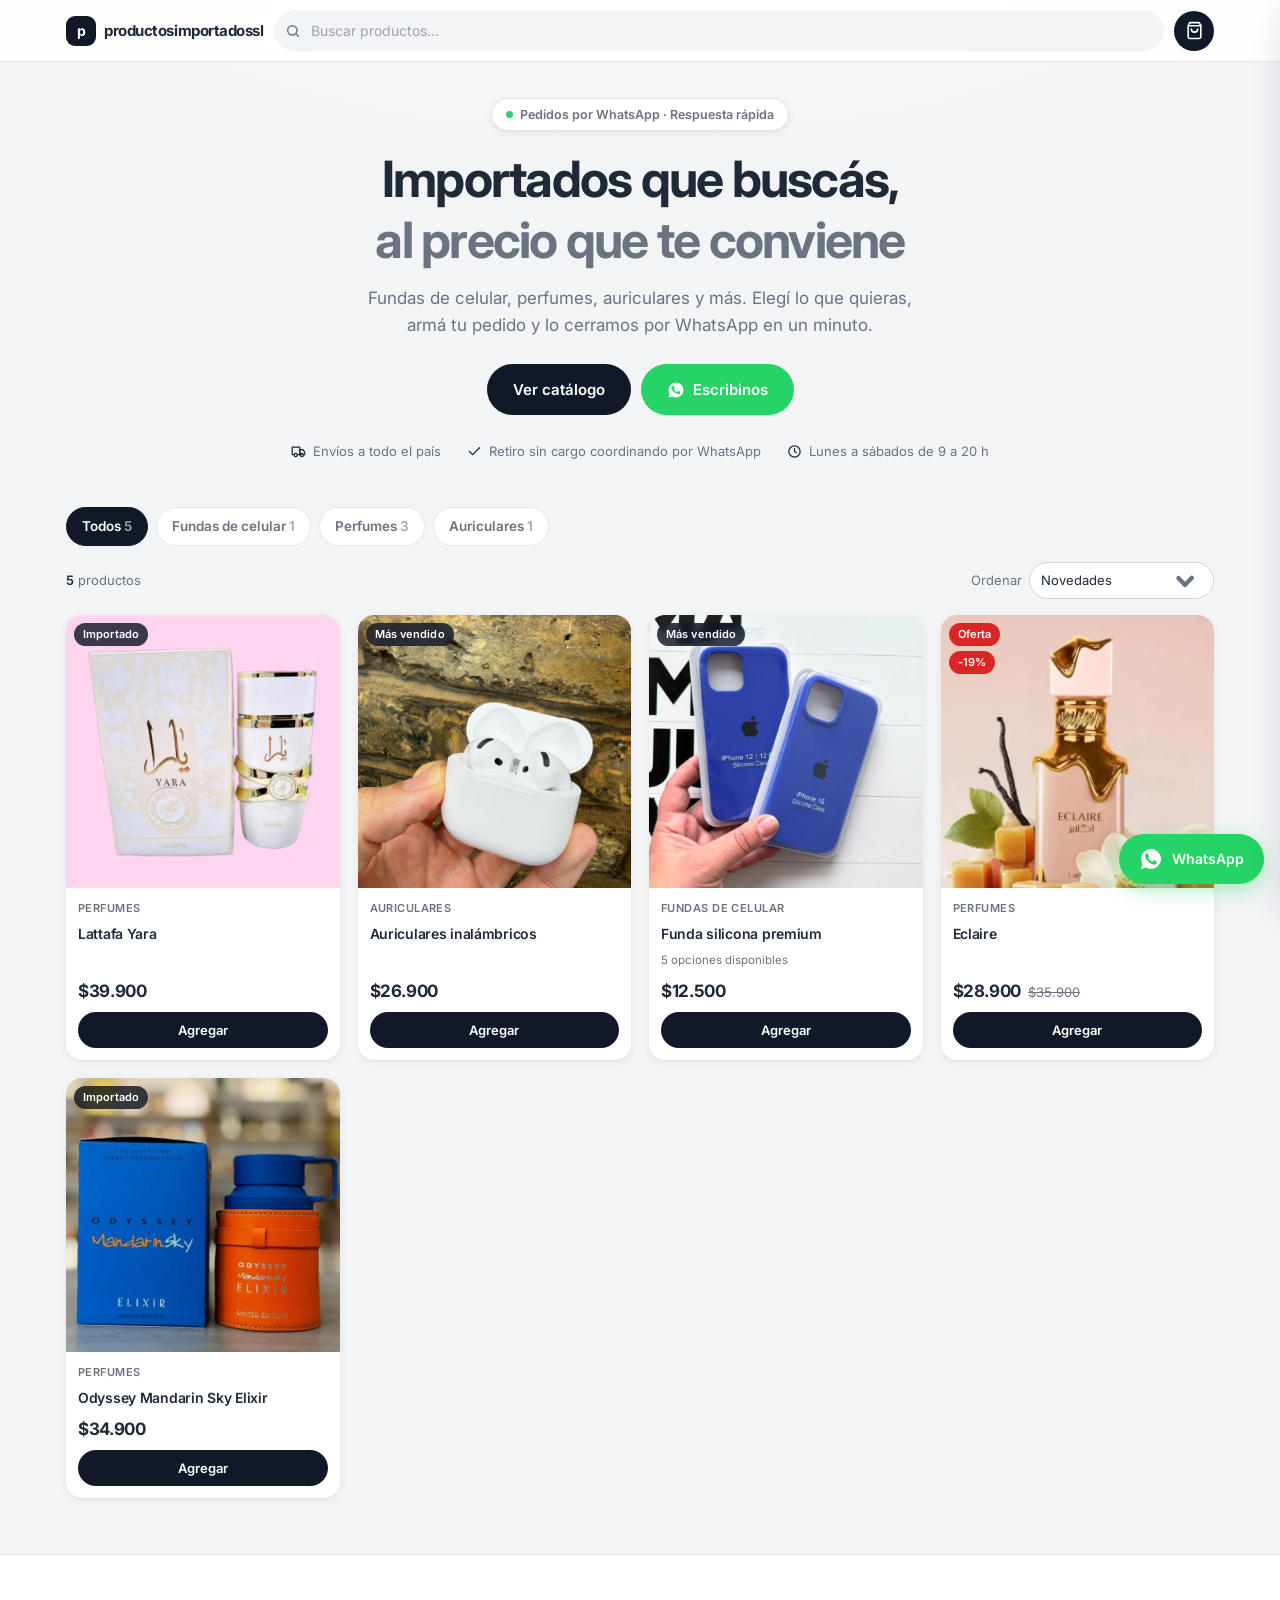
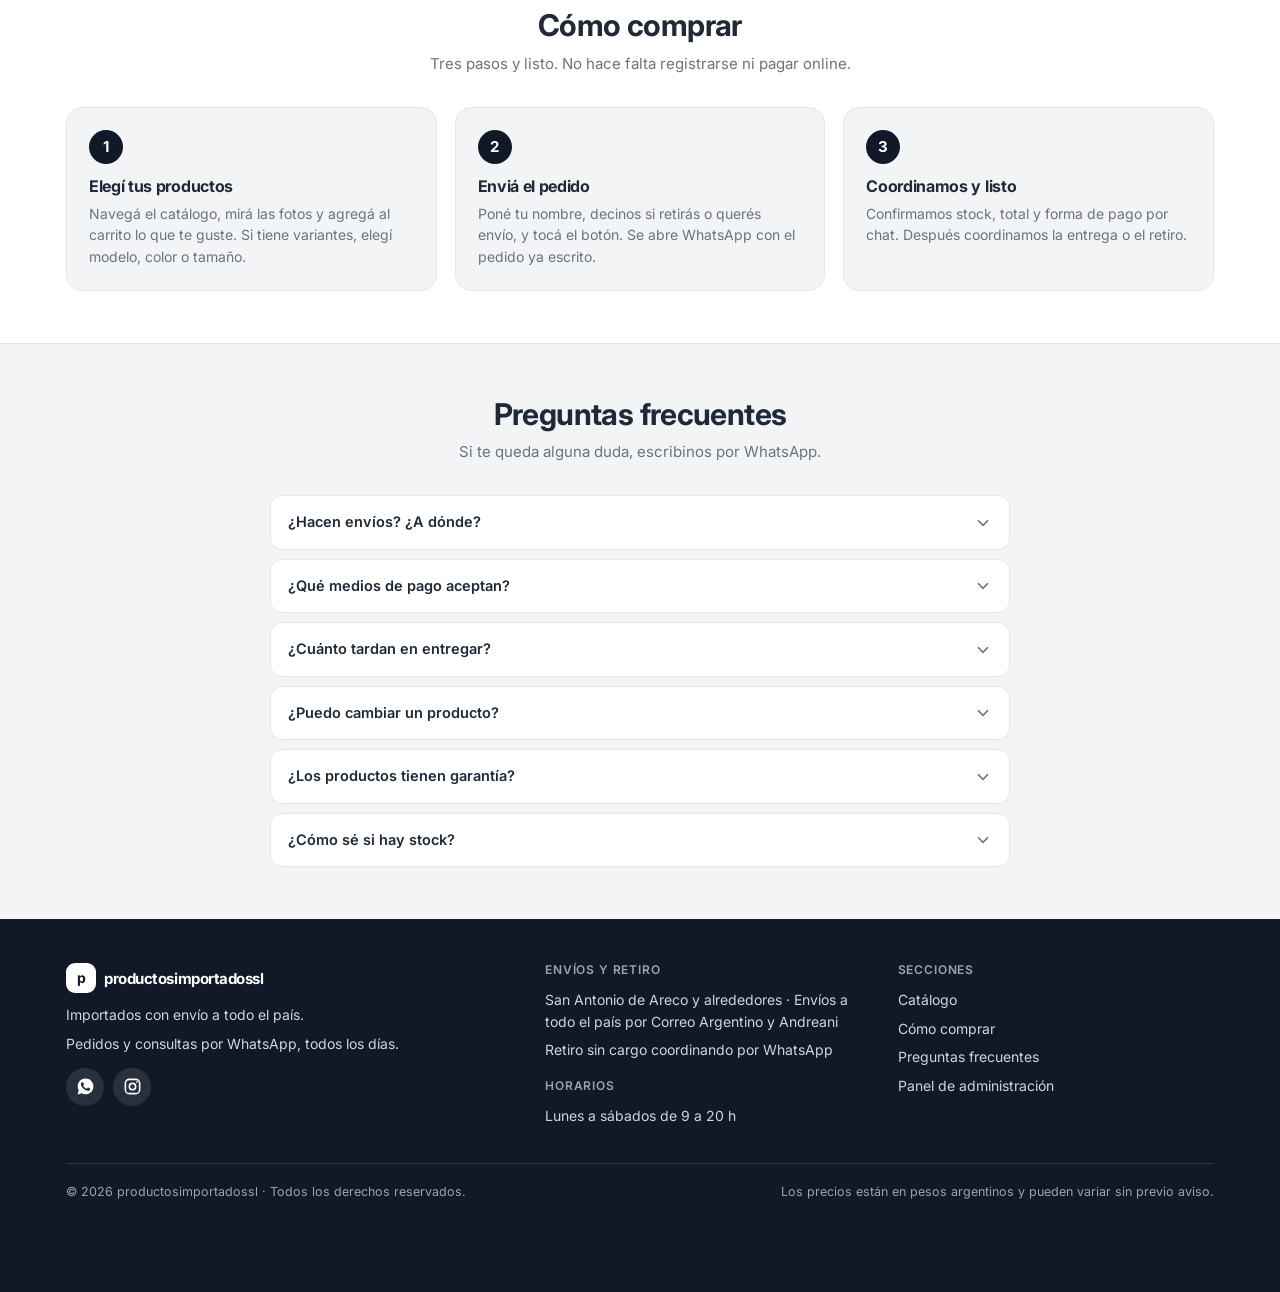
<file: index.html>
<!DOCTYPE html>
<html lang="es">
<head>
<meta charset="UTF-8">
<meta name="viewport" content="width=device-width, initial-scale=1, viewport-fit=cover">
<meta name="theme-color" content="#111827">

<title>productosimportadossl · Importados, perfumes, fundas y auriculares</title>
<meta name="description" content="Catálogo de productos importados: fundas de celular, perfumes, auriculares y más. Armá tu pedido y cerralo por WhatsApp. Envíos a todo el país.">

<!-- Para que el link se vea bien al compartirlo en WhatsApp e Instagram -->
<meta property="og:type" content="website">
<meta property="og:site_name" content="productosimportadossl">
<meta property="og:title" content="productosimportadossl · Importados con envío a todo el país">
<meta property="og:description" content="Fundas de celular, perfumes, auriculares y productos importados. Armá tu pedido y cerralo por WhatsApp.">
<!-- og:image tiene que ser una URL ABSOLUTA para que WhatsApp e Instagram la
     puedan leer. Si algún día cambiás de dominio, acordate de actualizar estas
     cuatro líneas (og:url, og:image, twitter:image y el canonical de abajo). -->
<meta property="og:url" content="https://catalogo-imports.vercel.app/">
<meta property="og:image" content="https://catalogo-imports.vercel.app/assets/img/og.png">
<meta property="og:image:width" content="1200">
<meta property="og:image:height" content="630">
<meta property="og:image:alt" content="productosimportadossl — catálogo de productos importados">
<meta property="og:locale" content="es_AR">
<meta name="twitter:card" content="summary_large_image">
<meta name="twitter:title" content="productosimportadossl · Importados con envío a todo el país">
<meta name="twitter:description" content="Fundas de celular, perfumes, auriculares y productos importados. Pedidos por WhatsApp.">
<meta name="twitter:image" content="https://catalogo-imports.vercel.app/assets/img/og.png">

<link rel="icon" href="assets/img/favicon.svg" type="image/svg+xml">
<link rel="apple-touch-icon" href="assets/img/favicon.svg">
<link rel="canonical" href="https://catalogo-imports.vercel.app/">

<link rel="preconnect" href="https://fonts.googleapis.com">
<link rel="preconnect" href="https://fonts.gstatic.com" crossorigin>
<link href="https://fonts.googleapis.com/css2?family=Inter:wght@400;500;600;700&display=swap" rel="stylesheet">

<link rel="stylesheet" href="assets/css/base.css">
<link rel="stylesheet" href="assets/css/tienda.css">
</head>
<body>

<!-- ======================= HEADER FIJO ======================= -->
<header class="header">
  <div class="contenedor header__interior">
    <a href="#inicio" class="logo" aria-label="productosimportadossl, ir al inicio">
      <span class="logo__marca" aria-hidden="true">p</span>
      <span class="logo__texto">productosimportadossl</span>
    </a>

    <form class="header__buscador" role="search" onsubmit="return false">
      <svg width="16" height="16" viewBox="0 0 24 24" fill="none" stroke="currentColor" stroke-width="2.2" stroke-linecap="round" aria-hidden="true">
        <circle cx="11" cy="11" r="7"></circle><path d="m20 20-3.5-3.5"></path>
      </svg>
      <label class="solo-lectores" for="buscador">Buscar productos</label>
      <input class="entrada" id="buscador" type="search" placeholder="Buscar productos…" autocomplete="off">
    </form>

    <button class="btn-carrito" id="abrir-carrito" aria-label="Abrir el carrito">
      <svg width="19" height="19" viewBox="0 0 24 24" fill="none" stroke="currentColor" stroke-width="2" stroke-linecap="round" stroke-linejoin="round" aria-hidden="true">
        <path d="M6 2 4 6v14a2 2 0 0 0 2 2h12a2 2 0 0 0 2-2V6l-2-4z"></path>
        <path d="M4 6h16"></path><path d="M16 10a4 4 0 0 1-8 0"></path>
      </svg>
      <span class="btn-carrito__contador" id="contador-carrito" aria-live="polite">0</span>
    </button>
  </div>
</header>

<!-- Sólo aparece si todavía no pusiste las credenciales de Supabase -->
<div class="aviso-config" id="aviso-config" hidden>
  Estás viendo <strong>productos de ejemplo</strong>. Para usar tus productos reales, completá
  <code>assets/js/config.js</code> con los datos de tu proyecto de Supabase.
</div>

<main id="inicio">

  <!-- ======================= HERO ======================= -->
  <section class="hero">
    <div class="contenedor">
      <p class="hero__pildora"><span class="punto"></span> Pedidos por WhatsApp · Respuesta rápida</p>
      <h1>Importados que buscás,<br><em>al precio que te conviene</em></h1>
      <p class="hero__sub">
        Fundas de celular, perfumes, auriculares y más. Elegí lo que quieras, armá tu pedido
        y lo cerramos por WhatsApp en un minuto.
      </p>
      <div class="hero__acciones">
        <a class="btn btn--principal btn--grande" href="#catalogo">Ver catálogo</a>
        <a class="btn btn--whatsapp btn--grande" id="hero-whatsapp" href="#" target="_blank" rel="noopener">
          <svg width="18" height="18" viewBox="0 0 24 24" fill="currentColor" aria-hidden="true">
            <path d="M12.04 2C6.58 2 2.13 6.45 2.13 11.91c0 1.75.46 3.46 1.32 4.97L2 22l5.25-1.38a9.9 9.9 0 0 0 4.79 1.22h.01c5.46 0 9.91-4.45 9.91-9.91C21.96 6.45 17.5 2 12.04 2Zm5.8 14.13c-.25.7-1.44 1.33-1.98 1.38-.54.06-1.04.26-3.52-.72-2.99-1.18-4.87-4.27-5.02-4.47-.14-.2-1.19-1.59-1.19-3.03 0-1.44.75-2.15 1.02-2.44.27-.3.59-.37.79-.37s.39 0 .56.01c.18.01.42-.07.65.5.24.58.81 1.99.88 2.13.07.14.12.31.02.5-.1.2-.15.32-.3.5-.15.17-.31.39-.45.52-.14.14-.29.3-.12.58.17.29.75 1.24 1.61 2.01 1.11.99 2.04 1.3 2.33 1.44.29.15.46.12.63-.07.17-.2.73-.85.93-1.14.2-.29.39-.24.66-.14.27.1 1.68.79 1.97.94.29.14.48.22.55.34.07.12.07.7-.18 1.4Z"/>
          </svg>
          Escribinos
        </a>
      </div>
      <ul class="hero__datos">
        <li>
          <svg width="15" height="15" viewBox="0 0 24 24" fill="none" stroke="currentColor" stroke-width="2" stroke-linecap="round" stroke-linejoin="round" aria-hidden="true"><path d="M10 17h4V5H2v12h3"></path><path d="M20 17h2v-4l-3-4h-5v8h3"></path><circle cx="7.5" cy="17.5" r="2.5"></circle><circle cx="17.5" cy="17.5" r="2.5"></circle></svg>
          <span id="dato-envio">Envíos a todo el país</span>
        </li>
        <li>
          <svg width="15" height="15" viewBox="0 0 24 24" fill="none" stroke="currentColor" stroke-width="2" stroke-linecap="round" stroke-linejoin="round" aria-hidden="true"><path d="M20 6 9 17l-5-5"></path></svg>
          <span id="dato-retiro">Retiro sin cargo</span>
        </li>
        <li>
          <svg width="15" height="15" viewBox="0 0 24 24" fill="none" stroke="currentColor" stroke-width="2" stroke-linecap="round" stroke-linejoin="round" aria-hidden="true"><circle cx="12" cy="12" r="9"></circle><path d="M12 7v5l3 2"></path></svg>
          <span id="dato-horarios">Lunes a sábados de 9 a 20 h</span>
        </li>
      </ul>
    </div>
  </section>

  <!-- ======================= CATÁLOGO ======================= -->
  <section class="catalogo" id="catalogo">
    <div class="contenedor">

      <div class="barra-filtros">
        <div class="chips" id="chips" role="group" aria-label="Filtrar por categoría"></div>
        <div class="barra-filtros__fila">
          <p class="barra-filtros__resumen" id="resumen" aria-live="polite"></p>
          <div class="orden">
            <label for="orden">Ordenar</label>
            <select class="entrada" id="orden">
              <option value="novedades">Novedades</option>
              <option value="precio-asc">Precio: menor a mayor</option>
              <option value="precio-desc">Precio: mayor a menor</option>
            </select>
          </div>
        </div>
      </div>

      <div class="grilla" id="grilla" aria-live="polite"></div>
    </div>
  </section>

  <!-- ======================= CÓMO COMPRAR ======================= -->
  <section class="seccion seccion--blanca" id="como-comprar">
    <div class="contenedor">
      <h2 class="seccion__titulo">Cómo comprar</h2>
      <p class="seccion__sub">Tres pasos y listo. No hace falta registrarse ni pagar online.</p>
      <div class="pasos">
        <article class="paso aparece">
          <div class="paso__numero">1</div>
          <h3>Elegí tus productos</h3>
          <p>Navegá el catálogo, mirá las fotos y agregá al carrito lo que te guste. Si tiene variantes, elegí modelo, color o tamaño.</p>
        </article>
        <article class="paso aparece">
          <div class="paso__numero">2</div>
          <h3>Enviá el pedido</h3>
          <p>Poné tu nombre, decinos si retirás o querés envío, y tocá el botón. Se abre WhatsApp con el pedido ya escrito.</p>
        </article>
        <article class="paso aparece">
          <div class="paso__numero">3</div>
          <h3>Coordinamos y listo</h3>
          <p>Confirmamos stock, total y forma de pago por chat. Después coordinamos la entrega o el retiro.</p>
        </article>
      </div>
    </div>
  </section>

  <!-- ======================= PREGUNTAS FRECUENTES ======================= -->
  <section class="seccion" id="faq">
    <div class="contenedor">
      <h2 class="seccion__titulo">Preguntas frecuentes</h2>
      <p class="seccion__sub">Si te queda alguna duda, escribinos por WhatsApp.</p>
      <div class="faq" id="faq-lista"></div>
    </div>
  </section>
</main>

<!-- ======================= FOOTER ======================= -->
<footer class="footer">
  <div class="contenedor">
    <div class="footer__grilla">
      <div>
        <div class="logo">
          <span class="logo__marca" aria-hidden="true">p</span>
          <span class="logo__texto">productosimportadossl</span>
        </div>
        <p id="footer-slogan">Importados con envío a todo el país.</p>
        <p>Pedidos y consultas por WhatsApp, todos los días.</p>
        <div class="footer__redes">
          <a class="wa" id="footer-whatsapp" href="#" target="_blank" rel="noopener" aria-label="Escribinos por WhatsApp">
            <svg width="19" height="19" viewBox="0 0 24 24" fill="currentColor" aria-hidden="true"><path d="M12.04 2C6.58 2 2.13 6.45 2.13 11.91c0 1.75.46 3.46 1.32 4.97L2 22l5.25-1.38a9.9 9.9 0 0 0 4.79 1.22h.01c5.46 0 9.91-4.45 9.91-9.91C21.96 6.45 17.5 2 12.04 2Zm5.8 14.13c-.25.7-1.44 1.33-1.98 1.38-.54.06-1.04.26-3.52-.72-2.99-1.18-4.87-4.27-5.02-4.47-.14-.2-1.19-1.59-1.19-3.03 0-1.44.75-2.15 1.02-2.44.27-.3.59-.37.79-.37s.39 0 .56.01c.18.01.42-.07.65.5.24.58.81 1.99.88 2.13.07.14.12.31.02.5-.1.2-.15.32-.3.5-.15.17-.31.39-.45.52-.14.14-.29.3-.12.58.17.29.75 1.24 1.61 2.01 1.11.99 2.04 1.3 2.33 1.44.29.15.46.12.63-.07.17-.2.73-.85.93-1.14.2-.29.39-.24.66-.14.27.1 1.68.79 1.97.94.29.14.48.22.55.34.07.12.07.7-.18 1.4Z"/></svg>
          </a>
          <a id="footer-instagram" href="#" target="_blank" rel="noopener" aria-label="Seguinos en Instagram">
            <svg width="19" height="19" viewBox="0 0 24 24" fill="none" stroke="currentColor" stroke-width="2" stroke-linecap="round" aria-hidden="true"><rect x="3" y="3" width="18" height="18" rx="5"></rect><circle cx="12" cy="12" r="4"></circle><path d="M17.5 6.5h.01"></path></svg>
          </a>
        </div>
      </div>

      <div>
        <h3>Envíos y retiro</h3>
        <p id="footer-zona">Envíos a todo el país.</p>
        <p id="footer-retiro">Retiro sin cargo coordinando por WhatsApp.</p>
        <h3 style="margin-top:18px">Horarios</h3>
        <p id="footer-horarios">Lunes a sábados de 9 a 20 h</p>
      </div>

      <div>
        <h3>Secciones</h3>
        <ul class="footer__lista">
          <li><a href="#catalogo">Catálogo</a></li>
          <li><a href="#como-comprar">Cómo comprar</a></li>
          <li><a href="#faq">Preguntas frecuentes</a></li>
          <li><a href="admin/">Panel de administración</a></li>
        </ul>
      </div>
    </div>

    <div class="footer__legal">
      <span>© <span id="anio">2026</span> productosimportadossl · Todos los derechos reservados.</span>
      <span>Los precios están en pesos argentinos y pueden variar sin previo aviso.</span>
    </div>
  </div>
</footer>

<!-- ======================= BOTÓN FLOTANTE DE WHATSAPP ======================= -->
<a class="fab-whatsapp" id="fab-whatsapp" href="#" target="_blank" rel="noopener" aria-label="Escribinos por WhatsApp">
  <svg width="24" height="24" viewBox="0 0 24 24" fill="currentColor" aria-hidden="true"><path d="M12.04 2C6.58 2 2.13 6.45 2.13 11.91c0 1.75.46 3.46 1.32 4.97L2 22l5.25-1.38a9.9 9.9 0 0 0 4.79 1.22h.01c5.46 0 9.91-4.45 9.91-9.91C21.96 6.45 17.5 2 12.04 2Zm5.8 14.13c-.25.7-1.44 1.33-1.98 1.38-.54.06-1.04.26-3.52-.72-2.99-1.18-4.87-4.27-5.02-4.47-.14-.2-1.19-1.59-1.19-3.03 0-1.44.75-2.15 1.02-2.44.27-.3.59-.37.79-.37s.39 0 .56.01c.18.01.42-.07.65.5.24.58.81 1.99.88 2.13.07.14.12.31.02.5-.1.2-.15.32-.3.5-.15.17-.31.39-.45.52-.14.14-.29.3-.12.58.17.29.75 1.24 1.61 2.01 1.11.99 2.04 1.3 2.33 1.44.29.15.46.12.63-.07.17-.2.73-.85.93-1.14.2-.29.39-.24.66-.14.27.1 1.68.79 1.97.94.29.14.48.22.55.34.07.12.07.7-.18 1.4Z"/></svg>
  <span>WhatsApp</span>
</a>

<!-- Barra con el total, sólo en celular y sólo cuando hay algo en el carrito -->
<div class="barra-total" id="barra-total">
  <div class="barra-total__texto">
    <span id="barra-total-items">0 productos</span>
    <strong id="barra-total-monto">$0</strong>
  </div>
  <button class="btn btn--chico" id="barra-total-btn">Ver carrito</button>
</div>

<!-- ======================= CARRITO LATERAL ======================= -->
<div class="fondo-modal" id="fondo-modal"></div>

<aside class="carrito" id="carrito" role="dialog" aria-modal="true" aria-labelledby="carrito-titulo" aria-hidden="true">
  <div class="carrito__cabecera">
    <div>
      <h2 id="carrito-titulo">Tu pedido</h2>
      <p class="cuenta" id="carrito-cuenta">Sin productos</p>
    </div>
    <button class="btn btn--fantasma" id="cerrar-carrito" aria-label="Cerrar el carrito">
      <svg width="20" height="20" viewBox="0 0 24 24" fill="none" stroke="currentColor" stroke-width="2.2" stroke-linecap="round" aria-hidden="true"><path d="M18 6 6 18M6 6l12 12"></path></svg>
    </button>
  </div>

  <div class="carrito__cuerpo" id="carrito-cuerpo"></div>

  <div class="carrito__pie" id="carrito-pie" hidden>
    <div class="carrito__total">
      <span>Total</span>
      <strong id="carrito-total">$0</strong>
    </div>
    <button class="btn btn--whatsapp btn--bloque btn--grande" id="enviar-pedido">
      <svg width="19" height="19" viewBox="0 0 24 24" fill="currentColor" aria-hidden="true"><path d="M12.04 2C6.58 2 2.13 6.45 2.13 11.91c0 1.75.46 3.46 1.32 4.97L2 22l5.25-1.38a9.9 9.9 0 0 0 4.79 1.22h.01c5.46 0 9.91-4.45 9.91-9.91C21.96 6.45 17.5 2 12.04 2Zm5.8 14.13c-.25.7-1.44 1.33-1.98 1.38-.54.06-1.04.26-3.52-.72-2.99-1.18-4.87-4.27-5.02-4.47-.14-.2-1.19-1.59-1.19-3.03 0-1.44.75-2.15 1.02-2.44.27-.3.59-.37.79-.37s.39 0 .56.01c.18.01.42-.07.65.5.24.58.81 1.99.88 2.13.07.14.12.31.02.5-.1.2-.15.32-.3.5-.15.17-.31.39-.45.52-.14.14-.29.3-.12.58.17.29.75 1.24 1.61 2.01 1.11.99 2.04 1.3 2.33 1.44.29.15.46.12.63-.07.17-.2.73-.85.93-1.14.2-.29.39-.24.66-.14.27.1 1.68.79 1.97.94.29.14.48.22.55.34.07.12.07.7-.18 1.4Z"/></svg>
      Enviar pedido por WhatsApp
    </button>
    <p class="carrito__nota">No se paga nada online. Confirmamos todo por chat antes de cerrar el pedido.</p>
  </div>
</aside>

<!-- ======================= MODAL DE PRODUCTO ======================= -->
<div class="modal" id="modal-producto" role="dialog" aria-modal="true" aria-labelledby="modal-titulo" aria-hidden="true">
  <button class="modal__cerrar" id="cerrar-modal" aria-label="Cerrar">
    <svg width="18" height="18" viewBox="0 0 24 24" fill="none" stroke="currentColor" stroke-width="2.2" stroke-linecap="round" aria-hidden="true"><path d="M18 6 6 18M6 6l12 12"></path></svg>
  </button>
  <div class="modal__scroll" id="modal-scroll"></div>
  <div class="modal__pie" id="modal-pie"></div>
</div>

<script type="module" src="assets/js/tienda.js"></script>
</body>
</html>
</file>
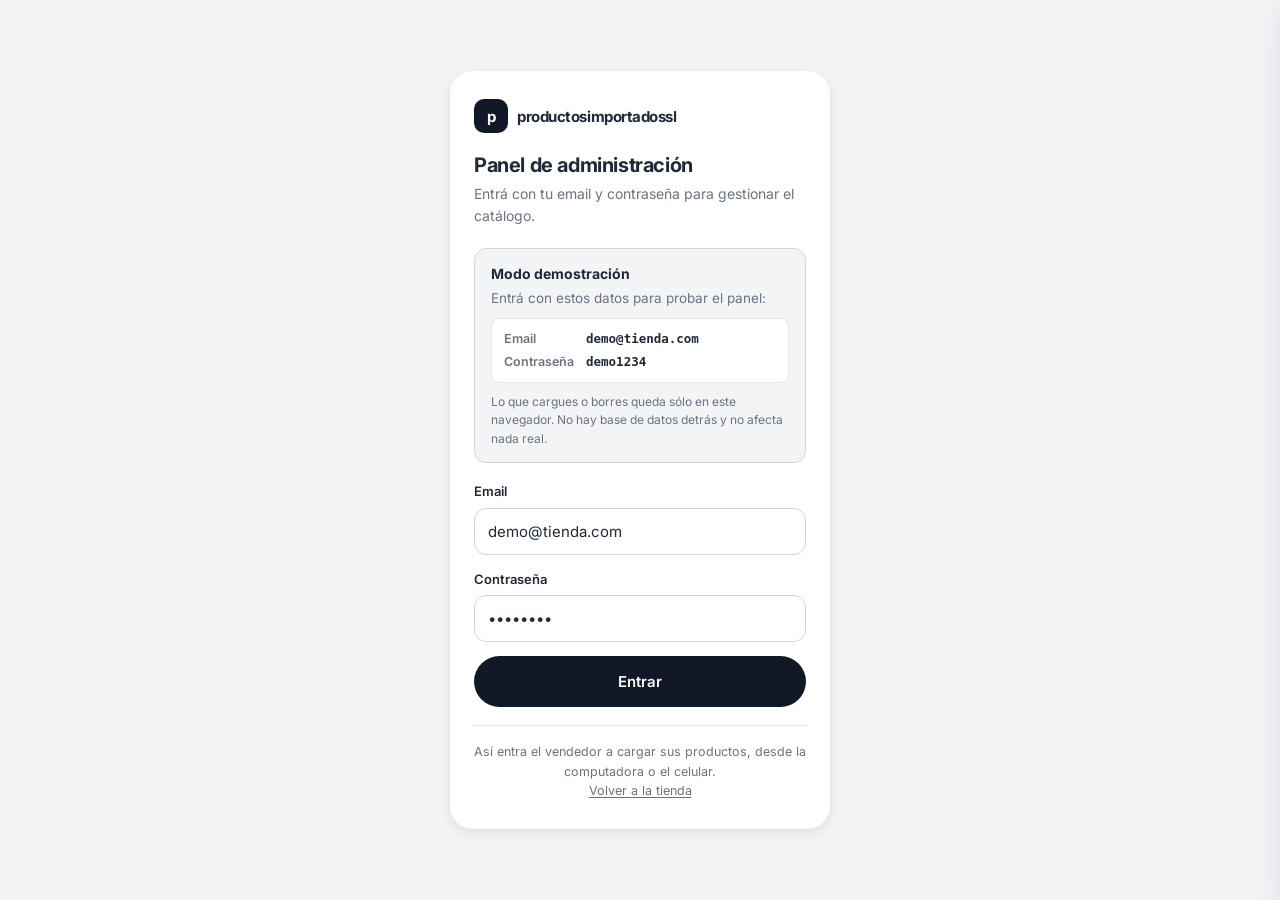
<file: admin/index.html>
<!DOCTYPE html>
<html lang="es">
<head>
<meta charset="UTF-8">
<meta name="viewport" content="width=device-width, initial-scale=1, viewport-fit=cover">
<meta name="theme-color" content="#111827">
<meta name="robots" content="noindex, nofollow">

<title>Panel · productosimportadossl</title>
<meta name="description" content="Panel de administración del catálogo.">

<link rel="icon" href="../assets/img/favicon.svg" type="image/svg+xml">
<link rel="preconnect" href="https://fonts.googleapis.com">
<link rel="preconnect" href="https://fonts.gstatic.com" crossorigin>
<link href="https://fonts.googleapis.com/css2?family=Inter:wght@400;500;600;700&display=swap" rel="stylesheet">

<link rel="stylesheet" href="../assets/css/base.css">
<link rel="stylesheet" href="../assets/css/admin.css">
</head>
<body class="admin">

<!-- ======================= LOGIN ======================= -->
<section class="login" id="pantalla-login">
  <div class="login__caja">
    <div class="login__marca">
      <span class="logo__marca" aria-hidden="true">p</span>
      productosimportadossl
    </div>

    <h1>Panel de administración</h1>
    <p class="login__sub">Entrá con tu email y contraseña para gestionar el catálogo.</p>

    <div class="caja-demo oculto" id="caja-demo">
      <strong>Modo demostración</strong>
      <p>Entrá con estos datos para probar el panel:</p>
      <dl>
        <dt>Email</dt><dd id="demo-email">—</dd>
        <dt>Contraseña</dt><dd id="demo-clave">—</dd>
      </dl>
      <p class="caja-demo__nota">
        Lo que cargues o borres queda sólo en este navegador. No hay base de datos
        detrás y no afecta nada real.
      </p>
    </div>

    <div class="login__error oculto" id="login-error" role="alert"></div>

    <form id="form-login" novalidate>
      <div class="campo">
        <label class="campo__etiqueta" for="login-email">Email</label>
        <input class="entrada" id="login-email" type="email" autocomplete="username"
               inputmode="email" required placeholder="tu@email.com">
      </div>
      <div class="campo">
        <label class="campo__etiqueta" for="login-clave">Contraseña</label>
        <input class="entrada" id="login-clave" type="password" autocomplete="current-password"
               required placeholder="••••••••">
      </div>
      <button class="btn btn--principal btn--bloque btn--grande" type="submit" id="login-btn">
        Entrar
      </button>
    </form>

    <p class="login__pie">
      <span id="login-pie-texto">No hay registro público: el usuario se crea desde Supabase.</span><br>
      <a href="../">Volver a la tienda</a>
    </p>
  </div>
</section>

<!-- ======================= PANEL ======================= -->
<div class="oculto" id="pantalla-panel">

  <header class="panel-header">
    <div class="contenedor">
      <div class="panel-header__fila">
        <div class="panel-header__marca">
          <span class="logo__marca" aria-hidden="true">p</span>
          <span class="texto">Panel</span>
          <span class="chip-demo oculto" id="chip-demo">demo</span>
        </div>
        <span class="panel-header__usuario" id="usuario-actual"></span>
        <a class="btn btn--secundario btn--chico" href="../" target="_blank" rel="noopener">Ver tienda</a>
        <button class="btn btn--fantasma btn--chico" id="btn-salir">Salir</button>
      </div>

      <nav class="pestanias" role="tablist" aria-label="Secciones del panel">
        <button class="pestania" role="tab" data-vista="productos" aria-selected="true">Productos</button>
        <button class="pestania" role="tab" data-vista="categorias" aria-selected="false">Categorías</button>
      </nav>
    </div>
  </header>

  <!-- ---------- Vista: productos ---------- -->
  <main class="panel" id="vista-productos">
    <div class="contenedor">

      <div class="barra-demo oculto" id="barra-demo">
        <div>
          <strong>Estás en la demostración.</strong>
          Cargá, editá y borrá con total libertad: los cambios quedan en este
          navegador y se ven al instante en la tienda.
        </div>
        <button class="btn btn--secundario btn--chico" id="btn-reiniciar-demo" type="button">
          Reiniciar la demo
        </button>
      </div>

      <div class="alerta-registro oculto" id="alerta-registro" role="alert">
        <strong>El registro público está abierto en Supabase.</strong>
        Cualquiera podría crearse una cuenta y editar el catálogo. Cerralo en
        Authentication → Sign In / Providers → Email → «Allow new users to sign up».
      </div>

      <div class="metricas" id="metricas"></div>

      <div class="panel__cabecera">
        <div>
          <h1>Productos</h1>
          <p id="conteo-productos">—</p>
        </div>
        <button class="btn btn--principal" id="btn-nuevo">
          <svg width="16" height="16" viewBox="0 0 24 24" fill="none" stroke="currentColor" stroke-width="2.4" stroke-linecap="round" aria-hidden="true"><path d="M12 5v14M5 12h14"></path></svg>
          Nuevo producto
        </button>
      </div>

      <div class="filtros-admin">
        <input class="entrada" id="admin-buscador" type="search" placeholder="Buscar por nombre, categoría o etiqueta…" autocomplete="off">
        <select class="entrada" id="admin-categoria">
          <option value="todas">Todas las categorías</option>
        </select>
      </div>

      <div class="lista-admin" id="lista-productos" aria-live="polite"></div>
    </div>
  </main>

  <!-- ---------- Vista: categorías ---------- -->
  <main class="panel oculto" id="vista-categorias">
    <div class="contenedor">
      <div class="panel__cabecera">
        <div>
          <h1>Categorías</h1>
          <p>Las categorías se muestran en la tienda en este orden.</p>
        </div>
      </div>

      <div class="tarjeta-panel">
        <form class="forma-categoria" id="form-categoria">
          <input class="entrada" id="categoria-nueva" type="text" placeholder="Nombre de la categoría" required>
          <button class="btn btn--principal" type="submit">Agregar</button>
        </form>
        <div class="categorias-lista" id="lista-categorias" aria-live="polite"></div>
      </div>
    </div>
  </main>
</div>

<!-- ======================= HOJA: FORMULARIO DE PRODUCTO ======================= -->
<div class="fondo-panel" id="fondo-panel"></div>

<section class="hoja" id="hoja-producto" role="dialog" aria-modal="true" aria-labelledby="hoja-titulo" aria-hidden="true">
  <div class="hoja__cabecera">
    <h2 id="hoja-titulo">Nuevo producto</h2>
    <button class="btn btn--fantasma" id="cerrar-hoja" aria-label="Cerrar">
      <svg width="20" height="20" viewBox="0 0 24 24" fill="none" stroke="currentColor" stroke-width="2.2" stroke-linecap="round" aria-hidden="true"><path d="M18 6 6 18M6 6l12 12"></path></svg>
    </button>
  </div>

  <form class="hoja__cuerpo" id="form-producto" novalidate>
    <div class="campo">
      <label class="campo__etiqueta" for="p-nombre">Nombre *</label>
      <input class="entrada" id="p-nombre" type="text" required placeholder="Ej: Funda silicona premium">
    </div>

    <div class="campo">
      <label class="campo__etiqueta" for="p-categoria">Categoría *</label>
      <select class="entrada" id="p-categoria" required></select>
      <span class="campo__ayuda">Las categorías se administran en la pestaña "Categorías".</span>
    </div>

    <div class="fila-doble">
      <div class="campo">
        <label class="campo__etiqueta" for="p-precio">Precio (ARS) *</label>
        <input class="entrada" id="p-precio" type="number" min="0" step="1" required
               inputmode="numeric" placeholder="12500">
      </div>
      <div class="campo">
        <label class="campo__etiqueta" for="p-precio-anterior">Precio anterior</label>
        <input class="entrada" id="p-precio-anterior" type="number" min="0" step="1"
               inputmode="numeric" placeholder="Opcional">
      </div>
    </div>

    <div class="campo">
      <label class="campo__etiqueta" for="p-descripcion">Descripción</label>
      <textarea class="entrada" id="p-descripcion" rows="4"
                placeholder="Contá qué incluye, materiales, medidas…"></textarea>
    </div>

    <div class="campo">
      <span class="campo__etiqueta">Fotos</span>
      <div class="fotos" id="p-fotos"></div>
      <input type="file" id="p-archivo" accept="image/*" multiple class="oculto">
      <span class="campo__ayuda">La primera foto es la que se ve en el catálogo. Podés subir varias desde el celular.</span>
    </div>

    <div class="campo">
      <label class="campo__etiqueta" for="p-variantes">Variantes</label>
      <input class="entrada" id="p-variantes" type="text"
             placeholder="iPhone 15, iPhone 14, Samsung A54">
      <span class="campo__ayuda">Separalas con comas. Ej: modelos de celular, ml de perfume, colores.</span>
    </div>

    <div class="campo">
      <label class="campo__etiqueta" for="p-etiqueta">Etiqueta</label>
      <select class="entrada" id="p-etiqueta">
        <option value="">Sin etiqueta</option>
        <option value="Importado">Importado</option>
        <option value="Nuevo">Nuevo</option>
        <option value="Oferta">Oferta</option>
        <option value="Más vendido">Más vendido</option>
      </select>
    </div>

    <div class="grupo-interruptores">
      <label class="interruptor"><input type="checkbox" id="p-stock" checked> Hay stock</label>
      <label class="interruptor"><input type="checkbox" id="p-activo" checked> Visible</label>
      <label class="interruptor"><input type="checkbox" id="p-destacado"> Destacado</label>
    </div>
  </form>

  <div class="hoja__pie">
    <button class="btn btn--secundario" id="hoja-cancelar" type="button">Cancelar</button>
    <button class="btn btn--principal" id="hoja-guardar" type="button">Guardar</button>
  </div>
</section>

<!-- ======================= CONFIRMAR BORRADO ======================= -->
<div class="confirmar" id="confirmar" role="dialog" aria-modal="true" aria-labelledby="confirmar-titulo" aria-hidden="true">
  <h3 id="confirmar-titulo">¿Borrar producto?</h3>
  <p id="confirmar-texto">Esta acción no se puede deshacer.</p>
  <div class="confirmar__acciones">
    <button class="btn btn--secundario" id="confirmar-no" type="button">Cancelar</button>
    <button class="btn btn--peligro" id="confirmar-si" type="button">Borrar</button>
  </div>
</div>

<script type="module" src="../assets/js/admin.js"></script>
</body>
</html>
</file>
<file: assets/css/base.css>
/* ============================================================================
   Base compartida entre el sitio público y el panel de administración
   ============================================================================ */

:root {
  /* Colores */
  --fondo:            #F3F4F6;
  --tarjeta:          #FFFFFF;
  --texto:            #1F2937;
  --texto-suave:      #6B7280;
  --borde:            #E5E7EB;
  --borde-fuerte:     #D1D5DB;
  --grafito:          #111827;
  --grafito-hover:    #1F2937;
  --whatsapp:         #25D366;
  --whatsapp-hover:   #1EBE5A;
  --oferta:           #DC2626;
  --oferta-suave:     #FEF2F2;
  --ok:               #059669;

  /* Formas y sombras */
  --r-sm: 8px;
  --r-md: 12px;
  --r-lg: 16px;
  --r-xl: 22px;
  --r-full: 999px;
  --sombra-suave: 0 1px 2px rgba(17, 24, 39, .04), 0 2px 8px rgba(17, 24, 39, .06);
  --sombra-media: 0 4px 16px rgba(17, 24, 39, .08), 0 1px 3px rgba(17, 24, 39, .05);
  --sombra-alta:  0 12px 32px rgba(17, 24, 39, .14), 0 2px 8px rgba(17, 24, 39, .08);

  /* Medidas */
  --ancho: 1180px;
  --alto-header: 62px;
  --transicion: 180ms cubic-bezier(.4, 0, .2, 1);
}

*, *::before, *::after { box-sizing: border-box; }

* { margin: 0; padding: 0; }

html {
  -webkit-text-size-adjust: 100%;
  scroll-behavior: smooth;
  scroll-padding-top: calc(var(--alto-header) + 12px);
}

body {
  font-family: 'Inter', system-ui, -apple-system, 'Segoe UI', Roboto, sans-serif;
  background: var(--fondo);
  color: var(--texto);
  font-size: 15px;
  line-height: 1.55;
  -webkit-font-smoothing: antialiased;
  overflow-x: hidden;
}

body.sin-scroll { overflow: hidden; }

img { display: block; max-width: 100%; height: auto; }
button, input, select, textarea { font: inherit; color: inherit; }
button { background: none; border: 0; cursor: pointer; }
a { color: inherit; text-decoration: none; }
ul, ol { list-style: none; }

h1, h2, h3, h4 { line-height: 1.22; font-weight: 700; letter-spacing: -.02em; }

:focus-visible {
  outline: 2px solid var(--grafito);
  outline-offset: 2px;
  border-radius: 4px;
}

.contenedor {
  width: 100%;
  max-width: var(--ancho);
  margin-inline: auto;
  padding-inline: 16px;
}

.solo-lectores {
  position: absolute;
  width: 1px; height: 1px;
  overflow: hidden;
  clip: rect(0 0 0 0);
  white-space: nowrap;
}

/* --- Botones -------------------------------------------------------------- */

.btn {
  display: inline-flex;
  align-items: center;
  justify-content: center;
  gap: 8px;
  padding: 11px 18px;
  border-radius: var(--r-full);
  font-size: 14px;
  font-weight: 600;
  white-space: nowrap;
  transition: background var(--transicion), color var(--transicion),
              transform var(--transicion), box-shadow var(--transicion), opacity var(--transicion);
}

.btn:active { transform: scale(.975); }
.btn:disabled { opacity: .55; cursor: not-allowed; transform: none; }

.btn--principal { background: var(--grafito); color: #fff; }
.btn--principal:hover:not(:disabled) { background: var(--grafito-hover); box-shadow: var(--sombra-media); }

.btn--secundario {
  background: var(--tarjeta);
  color: var(--texto);
  border: 1px solid var(--borde-fuerte);
}
.btn--secundario:hover:not(:disabled) { background: #FAFAFB; border-color: var(--texto-suave); }

.btn--whatsapp { background: var(--whatsapp); color: #fff; }
.btn--whatsapp:hover:not(:disabled) { background: var(--whatsapp-hover); box-shadow: 0 4px 16px rgba(37, 211, 102, .32); }

.btn--peligro { background: var(--oferta); color: #fff; }
.btn--peligro:hover:not(:disabled) { background: #B91C1C; }

.btn--fantasma { color: var(--texto-suave); padding: 8px 12px; }
.btn--fantasma:hover:not(:disabled) { background: rgba(17, 24, 39, .06); color: var(--texto); }

.btn--bloque { width: 100%; }
.btn--chico { padding: 8px 14px; font-size: 13px; }
.btn--grande { padding: 14px 26px; font-size: 15px; border-radius: var(--r-full); }

/* --- Formularios ---------------------------------------------------------- */

.campo { display: flex; flex-direction: column; gap: 6px; }

.campo__etiqueta {
  font-size: 13px;
  font-weight: 600;
  color: var(--texto);
}

.campo__ayuda { font-size: 12px; color: var(--texto-suave); }

.entrada {
  width: 100%;
  padding: 11px 13px;
  background: var(--tarjeta);
  border: 1px solid var(--borde-fuerte);
  border-radius: var(--r-md);
  font-size: 15px; /* 16px o más evita el zoom automático en iOS; 15px + el meta viewport alcanza */
  transition: border-color var(--transicion), box-shadow var(--transicion);
}
.entrada::placeholder { color: #9CA3AF; }
.entrada:focus {
  outline: none;
  border-color: var(--grafito);
  box-shadow: 0 0 0 3px rgba(17, 24, 39, .08);
}
textarea.entrada { resize: vertical; min-height: 96px; line-height: 1.5; }
select.entrada {
  appearance: none;
  background-image: url("data:image/svg+xml;charset=utf-8,%3Csvg xmlns='http://www.w3.org/2000/svg' viewBox='0 0 16 16' fill='%236B7280'%3E%3Cpath d='M4.2 6.2a1 1 0 0 1 1.4 0L8 8.6l2.4-2.4a1 1 0 1 1 1.4 1.4l-3.1 3.1a1 1 0 0 1-1.4 0L4.2 7.6a1 1 0 0 1 0-1.4z'/%3E%3C/svg%3E");
  background-repeat: no-repeat;
  background-position: right 11px center;
  padding-right: 36px;
}

.interruptor { display: inline-flex; align-items: center; gap: 9px; cursor: pointer; font-size: 14px; }
.interruptor input { width: 18px; height: 18px; accent-color: var(--grafito); cursor: pointer; }

/* --- Etiquetas ------------------------------------------------------------ */

.etiqueta {
  display: inline-flex;
  align-items: center;
  padding: 3px 9px;
  border-radius: var(--r-full);
  background: rgba(17, 24, 39, .82);
  color: #fff;
  font-size: 11px;
  font-weight: 600;
  letter-spacing: .01em;
  backdrop-filter: blur(4px);
}
.etiqueta--oferta { background: var(--oferta); }
.etiqueta--neutra { background: var(--borde); color: var(--texto-suave); backdrop-filter: none; }
.etiqueta--ok { background: rgba(5, 150, 105, .12); color: var(--ok); backdrop-filter: none; }

/* --- Avisos --------------------------------------------------------------- */

.avisos {
  position: fixed;
  top: calc(var(--alto-header) + 10px);
  right: 12px;
  left: 12px;
  z-index: 300;
  display: flex;
  flex-direction: column;
  align-items: flex-end;
  gap: 8px;
  pointer-events: none;
}

.aviso {
  max-width: 340px;
  padding: 11px 16px;
  border-radius: var(--r-md);
  background: var(--grafito);
  color: #fff;
  font-size: 14px;
  font-weight: 500;
  box-shadow: var(--sombra-alta);
  opacity: 1;
  transform: translateY(0);
  transition: opacity 240ms ease, transform 240ms ease;
  animation: aviso-entra 240ms cubic-bezier(.2, .8, .2, 1);
}
.aviso--error { background: var(--oferta); }
.aviso--saliendo { opacity: 0; transform: translateY(-8px); }

@keyframes aviso-entra {
  from { opacity: 0; transform: translateY(-10px) scale(.97); }
  to   { opacity: 1; transform: translateY(0) scale(1); }
}

/* --- Estados vacíos y carga ---------------------------------------------- */

.vacio {
  padding: 48px 20px;
  text-align: center;
  color: var(--texto-suave);
  background: var(--tarjeta);
  border: 1px dashed var(--borde-fuerte);
  border-radius: var(--r-lg);
}
.vacio strong { display: block; color: var(--texto); font-size: 16px; margin-bottom: 4px; }

.esqueleto {
  background: linear-gradient(100deg, #EEF0F3 30%, #F7F8F9 50%, #EEF0F3 70%);
  background-size: 220% 100%;
  animation: brillo 1.2s infinite linear;
  border-radius: var(--r-md);
}
@keyframes brillo {
  from { background-position: 120% 0; }
  to   { background-position: -20% 0; }
}

.girando { animation: girar .8s linear infinite; }
@keyframes girar { to { transform: rotate(360deg); } }

/* --- Aparición suave ----------------------------------------------------- */

.aparece {
  opacity: 0;
  transform: translateY(14px);
  transition: opacity 520ms ease, transform 520ms cubic-bezier(.2, .8, .2, 1);
}
.aparece.visible { opacity: 1; transform: none; }

@media (prefers-reduced-motion: reduce) {
  html { scroll-behavior: auto; }
  *, *::before, *::after {
    animation-duration: .01ms !important;
    animation-iteration-count: 1 !important;
    transition-duration: .01ms !important;
  }
  .aparece { opacity: 1; transform: none; }
}
</file>
<file: assets/css/tienda.css>
/* ============================================================================
   Sitio público — mobile first
   ============================================================================ */

/* --- Header fijo ---------------------------------------------------------- */

.header {
  position: fixed;
  inset: 0 0 auto 0;
  z-index: 120;
  height: var(--alto-header);
  background: rgba(255, 255, 255, .88);
  backdrop-filter: blur(14px);
  border-bottom: 1px solid var(--borde);
}

.header__interior {
  height: 100%;
  display: flex;
  align-items: center;
  gap: 10px;
}

.logo {
  display: flex;
  align-items: center;
  gap: 8px;
  font-weight: 700;
  font-size: 15px;
  letter-spacing: -.03em;
  flex-shrink: 0;
}

.logo__marca {
  width: 30px; height: 30px;
  display: grid;
  place-items: center;
  border-radius: 9px;
  background: var(--grafito);
  color: #fff;
  font-size: 14px;
  font-weight: 700;
}

.logo__texto { display: none; }

.header__buscador {
  position: relative;
  flex: 1;
  min-width: 0;
}

.header__buscador svg {
  position: absolute;
  left: 11px; top: 50%;
  transform: translateY(-50%);
  color: var(--texto-suave);
  pointer-events: none;
}

.header__buscador .entrada {
  padding: 9px 12px 9px 36px;
  border-radius: var(--r-full);
  background: var(--fondo);
  border-color: transparent;
  font-size: 14px;
}
.header__buscador .entrada:focus { background: #fff; border-color: var(--grafito); }

.btn-carrito {
  position: relative;
  display: grid;
  place-items: center;
  width: 40px; height: 40px;
  border-radius: var(--r-full);
  background: var(--grafito);
  color: #fff;
  flex-shrink: 0;
  transition: transform var(--transicion), background var(--transicion);
}
.btn-carrito:hover { background: var(--grafito-hover); }
.btn-carrito.pulso { animation: pulso 420ms cubic-bezier(.2, .8, .2, 1); }

@keyframes pulso {
  0%   { transform: scale(1); }
  45%  { transform: scale(1.16); }
  100% { transform: scale(1); }
}

.btn-carrito__contador {
  position: absolute;
  top: -3px; right: -3px;
  min-width: 19px; height: 19px;
  padding: 0 5px;
  display: none;
  place-items: center;
  border-radius: var(--r-full);
  background: var(--oferta);
  color: #fff;
  font-size: 11px;
  font-weight: 700;
  border: 2px solid #fff;
}
.btn-carrito__contador.visible { display: grid; }

/* --- Hero ----------------------------------------------------------------- */

.hero {
  padding: calc(var(--alto-header) + 36px) 0 22px;
  background:
    radial-gradient(1000px 420px at 50% -120px, #FFFFFF 0%, rgba(255, 255, 255, 0) 70%),
    var(--fondo);
  text-align: center;
}

.hero__pildora {
  display: inline-flex;
  align-items: center;
  gap: 7px;
  padding: 6px 14px;
  margin-bottom: 18px;
  border-radius: var(--r-full);
  background: var(--tarjeta);
  border: 1px solid var(--borde);
  box-shadow: var(--sombra-suave);
  font-size: 12.5px;
  font-weight: 600;
  color: var(--texto-suave);
}
.hero__pildora span.punto {
  width: 7px; height: 7px;
  border-radius: 50%;
  background: var(--whatsapp);
}

.hero h1 {
  font-size: clamp(28px, 8vw, 50px);
  letter-spacing: -.035em;
  margin-bottom: 14px;
}
.hero h1 em { font-style: normal; color: var(--texto-suave); }

.hero__sub {
  max-width: 560px;
  margin: 0 auto 26px;
  color: var(--texto-suave);
  font-size: clamp(15px, 4vw, 17px);
}

.hero__acciones {
  display: flex;
  flex-wrap: wrap;
  justify-content: center;
  gap: 10px;
}

.hero__datos {
  display: flex;
  flex-wrap: wrap;
  justify-content: center;
  gap: 10px 26px;
  margin-top: 26px;
  font-size: 13px;
  color: var(--texto-suave);
}
.hero__datos li { display: flex; align-items: center; gap: 7px; }
.hero__datos svg { color: var(--texto); flex-shrink: 0; }

/* --- Catálogo: filtros --------------------------------------------------- */

.catalogo { padding: 12px 0 56px; }

.barra-filtros {
  position: sticky;
  top: var(--alto-header);
  z-index: 90;
  padding: 12px 0 10px;
  background: var(--fondo);
}

.chips {
  display: flex;
  gap: 8px;
  overflow-x: auto;
  padding-bottom: 4px;
  margin-inline: -16px;
  padding-inline: 16px;
  scrollbar-width: none;
  scroll-snap-type: x proximity;
}
.chips::-webkit-scrollbar { display: none; }

.chip {
  flex-shrink: 0;
  padding: 8px 15px;
  border-radius: var(--r-full);
  background: var(--tarjeta);
  border: 1px solid var(--borde);
  color: var(--texto-suave);
  font-size: 13.5px;
  font-weight: 600;
  scroll-snap-align: start;
  transition: all var(--transicion);
}
.chip:hover { border-color: var(--borde-fuerte); color: var(--texto); }
.chip[aria-pressed="true"] {
  background: var(--grafito);
  border-color: var(--grafito);
  color: #fff;
}

.barra-filtros__fila {
  display: flex;
  align-items: center;
  justify-content: space-between;
  gap: 12px;
  margin-top: 12px;
}

.barra-filtros__resumen { font-size: 13px; color: var(--texto-suave); }
.barra-filtros__resumen b { color: var(--texto); font-weight: 600; }

.orden {
  display: flex;
  align-items: center;
  gap: 7px;
  flex-shrink: 0;
}
.orden label { font-size: 13px; color: var(--texto-suave); }
.orden select.entrada {
  padding: 7px 32px 7px 11px;
  font-size: 13px;
  border-radius: var(--r-full);
  width: auto;
}

/* --- Grilla de productos ------------------------------------------------- */

.grilla {
  display: grid;
  grid-template-columns: repeat(2, minmax(0, 1fr));
  gap: 12px;
  margin-top: 6px;
}

@media (min-width: 620px)  { .grilla { grid-template-columns: repeat(3, minmax(0, 1fr)); gap: 16px; } }
@media (min-width: 900px)  { .grilla { grid-template-columns: repeat(4, minmax(0, 1fr)); gap: 18px; } }

.tarjeta {
  display: flex;
  flex-direction: column;
  background: var(--tarjeta);
  border-radius: var(--r-lg);
  box-shadow: var(--sombra-suave);
  overflow: hidden;
  transition: transform var(--transicion), box-shadow var(--transicion);
}
.tarjeta:hover { transform: translateY(-3px); box-shadow: var(--sombra-media); }

.tarjeta__foto {
  position: relative;
  aspect-ratio: 1;
  background: #EEF0F3;
  cursor: pointer;
  overflow: hidden;
}
.tarjeta__foto img {
  width: 100%; height: 100%;
  object-fit: cover;
  transition: transform 420ms cubic-bezier(.2, .8, .2, 1);
}
.tarjeta:hover .tarjeta__foto img { transform: scale(1.04); }

.tarjeta__etiquetas {
  position: absolute;
  top: 8px; left: 8px;
  display: flex;
  flex-direction: column;
  align-items: flex-start;
  gap: 5px;
}

.tarjeta__sinstock {
  position: absolute;
  inset: 0;
  display: grid;
  place-items: center;
  background: rgba(243, 244, 246, .74);
  backdrop-filter: blur(1.5px);
}
.tarjeta__sinstock span {
  padding: 6px 14px;
  border-radius: var(--r-full);
  background: var(--tarjeta);
  color: var(--texto);
  font-size: 12.5px;
  font-weight: 700;
  box-shadow: var(--sombra-media);
}

.tarjeta__cuerpo {
  display: flex;
  flex-direction: column;
  flex: 1;
  gap: 8px;
  padding: 12px;
}

.tarjeta__categoria {
  font-size: 11px;
  font-weight: 600;
  letter-spacing: .04em;
  text-transform: uppercase;
  color: var(--texto-suave);
}

.tarjeta__nombre {
  font-size: 14px;
  font-weight: 600;
  line-height: 1.35;
  cursor: pointer;
  display: -webkit-box;
  -webkit-line-clamp: 2;
  -webkit-box-orient: vertical;
  overflow: hidden;
}
.tarjeta__nombre:hover { text-decoration: underline; text-underline-offset: 2px; }

.tarjeta__precios {
  display: flex;
  align-items: baseline;
  flex-wrap: wrap;
  gap: 7px;
  margin-top: auto;
}
.tarjeta__precio { font-size: 17px; font-weight: 700; letter-spacing: -.02em; }
.tarjeta__anterior { font-size: 13px; color: var(--texto-suave); text-decoration: line-through; }
.tarjeta__descuento { font-size: 12px; font-weight: 700; color: var(--oferta); }

.tarjeta__variantes { font-size: 11.5px; color: var(--texto-suave); }

/* --- Modal de producto --------------------------------------------------- */

.fondo-modal {
  position: fixed;
  inset: 0;
  z-index: 200;
  background: rgba(17, 24, 39, .5);
  backdrop-filter: blur(3px);
  opacity: 0;
  pointer-events: none;
  transition: opacity 240ms ease;
}
.fondo-modal.abierto { opacity: 1; pointer-events: auto; }

.modal {
  position: fixed;
  z-index: 210;
  left: 0; right: 0; bottom: 0;
  max-height: 92vh;
  display: flex;
  flex-direction: column;
  background: var(--tarjeta);
  border-radius: var(--r-xl) var(--r-xl) 0 0;
  box-shadow: var(--sombra-alta);
  transform: translateY(100%);
  transition: transform 300ms cubic-bezier(.2, .8, .2, 1);
}
.modal.abierto { transform: translateY(0); }

.modal__cerrar {
  position: absolute;
  top: 10px; right: 10px;
  z-index: 3;
  display: grid;
  place-items: center;
  width: 34px; height: 34px;
  border-radius: var(--r-full);
  background: rgba(255, 255, 255, .92);
  color: var(--texto);
  box-shadow: var(--sombra-media);
}
.modal__cerrar:hover { background: #fff; }

.modal__scroll { overflow-y: auto; -webkit-overflow-scrolling: touch; }

.modal__galeria { position: relative; background: #EEF0F3; }
.modal__galeria-principal { position: relative; aspect-ratio: 1; }
.modal__galeria-principal img { width: 100%; height: 100%; object-fit: cover; }

.modal__miniaturas {
  display: flex;
  gap: 7px;
  padding: 9px 12px;
  overflow-x: auto;
  background: var(--tarjeta);
  scrollbar-width: none;
}
.modal__miniaturas::-webkit-scrollbar { display: none; }

.modal__miniatura {
  flex-shrink: 0;
  width: 52px; height: 52px;
  border-radius: var(--r-sm);
  overflow: hidden;
  border: 2px solid transparent;
  transition: border-color var(--transicion);
}
.modal__miniatura img { width: 100%; height: 100%; object-fit: cover; }
.modal__miniatura[aria-pressed="true"] { border-color: var(--grafito); }

.modal__flecha {
  position: absolute;
  top: 50%;
  transform: translateY(-50%);
  display: grid;
  place-items: center;
  width: 34px; height: 34px;
  border-radius: var(--r-full);
  background: rgba(255, 255, 255, .9);
  box-shadow: var(--sombra-media);
}
.modal__flecha--izq { left: 9px; }
.modal__flecha--der { right: 9px; }

.modal__cuerpo { display: flex; flex-direction: column; gap: 14px; padding: 16px; }

.modal__titulo { font-size: 20px; }

.modal__descripcion { color: var(--texto-suave); font-size: 14.5px; white-space: pre-line; }

.modal__precios { display: flex; align-items: baseline; gap: 9px; flex-wrap: wrap; }
.modal__precio { font-size: 26px; font-weight: 700; letter-spacing: -.03em; }

.cantidad {
  display: inline-flex;
  align-items: center;
  border: 1px solid var(--borde-fuerte);
  border-radius: var(--r-full);
  overflow: hidden;
  background: var(--tarjeta);
}
.cantidad button {
  width: 38px; height: 38px;
  display: grid;
  place-items: center;
  font-size: 18px;
  font-weight: 600;
  color: var(--texto);
  transition: background var(--transicion);
}
.cantidad button:hover:not(:disabled) { background: var(--fondo); }
.cantidad button:disabled { color: var(--borde-fuerte); cursor: not-allowed; }
.cantidad output { min-width: 34px; text-align: center; font-weight: 600; font-size: 15px; }

.modal__pie {
  display: flex;
  align-items: center;
  gap: 10px;
  padding: 12px 16px;
  border-top: 1px solid var(--borde);
  background: var(--tarjeta);
  border-radius: 0 0 var(--r-xl) var(--r-xl);
}
.modal__pie .btn { flex: 1; }

@media (min-width: 760px) {
  .modal {
    top: 50%; left: 50%; right: auto; bottom: auto;
    width: min(900px, calc(100vw - 48px));
    max-height: min(88vh, 660px);
    border-radius: var(--r-xl);
    transform: translate(-50%, -46%) scale(.97);
    opacity: 0;
    transition: transform 260ms cubic-bezier(.2, .8, .2, 1), opacity 200ms ease;
  }
  .modal.abierto { transform: translate(-50%, -50%) scale(1); opacity: 1; }
  .modal__scroll { display: grid; grid-template-columns: 1fr 1fr; }
  .modal__galeria { border-radius: var(--r-xl) 0 0 0; overflow: hidden; }
  .modal__pie { border-radius: 0 0 var(--r-xl) var(--r-xl); }
}

/* --- Carrito lateral ----------------------------------------------------- */

.carrito {
  position: fixed;
  z-index: 210;
  top: 0; right: 0;
  width: min(420px, 100vw);
  height: 100%;
  display: flex;
  flex-direction: column;
  background: var(--tarjeta);
  box-shadow: var(--sombra-alta);
  transform: translateX(101%);
  transition: transform 300ms cubic-bezier(.2, .8, .2, 1);
}
.carrito.abierto { transform: translateX(0); }

.carrito__cabecera {
  display: flex;
  align-items: center;
  justify-content: space-between;
  gap: 10px;
  padding: 15px 16px;
  border-bottom: 1px solid var(--borde);
}
.carrito__cabecera h2 { font-size: 17px; }
.carrito__cabecera .cuenta { font-size: 13px; color: var(--texto-suave); font-weight: 500; }

.carrito__cuerpo {
  flex: 1;
  overflow-y: auto;
  -webkit-overflow-scrolling: touch;
  padding: 14px 16px;
  display: flex;
  flex-direction: column;
  gap: 12px;
}

.linea {
  display: grid;
  grid-template-columns: 62px 1fr auto;
  gap: 11px;
  padding-bottom: 12px;
  border-bottom: 1px solid var(--borde);
}
.linea:last-of-type { border-bottom: 0; padding-bottom: 0; }

.linea__foto {
  width: 62px; height: 62px;
  border-radius: var(--r-md);
  overflow: hidden;
  background: #EEF0F3;
}
.linea__foto img { width: 100%; height: 100%; object-fit: cover; }

.linea__datos { min-width: 0; display: flex; flex-direction: column; gap: 5px; }
.linea__nombre { font-size: 13.5px; font-weight: 600; line-height: 1.3; }
.linea__variante { font-size: 12px; color: var(--texto-suave); }
.linea__precio { font-size: 13.5px; font-weight: 700; }

.linea__acciones { display: flex; flex-direction: column; align-items: flex-end; justify-content: space-between; gap: 7px; }

.linea .cantidad button { width: 30px; height: 30px; font-size: 15px; }
.linea .cantidad output { min-width: 26px; font-size: 13.5px; }

.linea__borrar { color: var(--texto-suave); padding: 3px; border-radius: 6px; }
.linea__borrar:hover { color: var(--oferta); background: var(--oferta-suave); }

.carrito__datos {
  display: flex;
  flex-direction: column;
  gap: 12px;
  padding-top: 14px;
  border-top: 1px dashed var(--borde-fuerte);
}
.carrito__datos h3 { font-size: 14px; }

.entrega-opciones { display: grid; grid-template-columns: 1fr 1fr; gap: 8px; }

.entrega-opcion {
  display: flex;
  align-items: center;
  gap: 8px;
  padding: 10px 12px;
  border: 1px solid var(--borde-fuerte);
  border-radius: var(--r-md);
  font-size: 13.5px;
  font-weight: 500;
  cursor: pointer;
  transition: all var(--transicion);
}
.entrega-opcion input { accent-color: var(--grafito); width: 16px; height: 16px; }
.entrega-opcion:has(input:checked) {
  border-color: var(--grafito);
  background: rgba(17, 24, 39, .035);
  font-weight: 600;
}

.carrito__pie {
  padding: 14px 16px calc(14px + env(safe-area-inset-bottom));
  border-top: 1px solid var(--borde);
  background: var(--tarjeta);
  display: flex;
  flex-direction: column;
  gap: 11px;
}

.carrito__total {
  display: flex;
  align-items: baseline;
  justify-content: space-between;
}
.carrito__total span { font-size: 14px; color: var(--texto-suave); }
.carrito__total strong { font-size: 22px; letter-spacing: -.03em; }

.carrito__nota { font-size: 11.5px; color: var(--texto-suave); text-align: center; }

/* --- Cómo comprar -------------------------------------------------------- */

.seccion { padding: 52px 0; }
.seccion--blanca { background: var(--tarjeta); border-block: 1px solid var(--borde); }

.seccion__titulo { text-align: center; margin-bottom: 8px; font-size: clamp(22px, 6vw, 30px); }
.seccion__sub { text-align: center; color: var(--texto-suave); margin-bottom: 32px; }

.pasos {
  display: grid;
  gap: 14px;
  grid-template-columns: 1fr;
}
@media (min-width: 720px) { .pasos { grid-template-columns: repeat(3, 1fr); gap: 18px; } }

.paso {
  padding: 22px;
  background: var(--fondo);
  border-radius: var(--r-lg);
  border: 1px solid var(--borde);
}
.seccion--blanca .paso { background: var(--fondo); }

.paso__numero {
  display: grid;
  place-items: center;
  width: 34px; height: 34px;
  margin-bottom: 13px;
  border-radius: var(--r-full);
  background: var(--grafito);
  color: #fff;
  font-size: 15px;
  font-weight: 700;
}
.paso h3 { font-size: 16px; margin-bottom: 6px; }
.paso p { font-size: 14px; color: var(--texto-suave); }

/* --- Preguntas frecuentes ------------------------------------------------ */

.faq { max-width: 740px; margin-inline: auto; display: flex; flex-direction: column; gap: 9px; }

.faq__item {
  background: var(--tarjeta);
  border: 1px solid var(--borde);
  border-radius: var(--r-md);
  overflow: hidden;
  transition: box-shadow var(--transicion), border-color var(--transicion);
}
.faq__item.abierto { box-shadow: var(--sombra-suave); border-color: var(--borde-fuerte); }

.faq__pregunta {
  width: 100%;
  display: flex;
  align-items: center;
  justify-content: space-between;
  gap: 14px;
  padding: 15px 17px;
  text-align: left;
  font-size: 14.5px;
  font-weight: 600;
}
.faq__pregunta svg { flex-shrink: 0; color: var(--texto-suave); transition: transform var(--transicion); }
.faq__item.abierto .faq__pregunta svg { transform: rotate(180deg); }

.faq__respuesta {
  display: grid;
  grid-template-rows: 0fr;
  transition: grid-template-rows 260ms cubic-bezier(.2, .8, .2, 1);
}
.faq__item.abierto .faq__respuesta { grid-template-rows: 1fr; }
.faq__respuesta > div { overflow: hidden; }
.faq__respuesta p {
  padding: 0 17px 16px;
  font-size: 14px;
  color: var(--texto-suave);
}

/* --- Footer -------------------------------------------------------------- */

.footer {
  padding: 44px 0 calc(90px + env(safe-area-inset-bottom));
  background: var(--grafito);
  color: #D1D5DB;
  font-size: 14px;
}

.footer__grilla {
  display: grid;
  gap: 28px;
  grid-template-columns: 1fr;
}
@media (min-width: 720px) { .footer__grilla { grid-template-columns: 1.4fr 1fr 1fr; gap: 36px; } }

.footer h3 {
  font-size: 12px;
  text-transform: uppercase;
  letter-spacing: .07em;
  color: #9CA3AF;
  margin-bottom: 11px;
  font-weight: 600;
}
.footer p { margin-bottom: 7px; }
.footer .logo { color: #fff; margin-bottom: 11px; }
.footer .logo__marca { background: #fff; color: var(--grafito); }
.footer .logo__texto { display: block; }

.footer__lista li { margin-bottom: 7px; }
.footer__lista a { transition: color var(--transicion); }
.footer__lista a:hover { color: #fff; }

.footer__redes { display: flex; gap: 9px; margin-top: 13px; }
.footer__redes a {
  display: grid;
  place-items: center;
  width: 38px; height: 38px;
  border-radius: var(--r-full);
  background: rgba(255, 255, 255, .1);
  color: #fff;
  transition: background var(--transicion), transform var(--transicion);
}
.footer__redes a:hover { background: rgba(255, 255, 255, .2); transform: translateY(-2px); }
.footer__redes a.wa:hover { background: var(--whatsapp); }

.footer__legal {
  margin-top: 30px;
  padding-top: 18px;
  border-top: 1px solid rgba(255, 255, 255, .11);
  display: flex;
  flex-wrap: wrap;
  gap: 8px 16px;
  justify-content: space-between;
  font-size: 12.5px;
  color: #9CA3AF;
}
.footer__legal a:hover { color: #fff; }

/* --- Botón flotante de WhatsApp ----------------------------------------- */

.fab-whatsapp {
  position: fixed;
  z-index: 110;
  right: 16px;
  bottom: calc(16px + env(safe-area-inset-bottom));
  display: flex;
  align-items: center;
  gap: 9px;
  padding: 13px;
  border-radius: var(--r-full);
  background: var(--whatsapp);
  color: #fff;
  font-size: 14px;
  font-weight: 600;
  box-shadow: 0 6px 20px rgba(37, 211, 102, .38);
  transition: transform var(--transicion), box-shadow var(--transicion), background var(--transicion);
}
.fab-whatsapp span { display: none; }
.fab-whatsapp:hover {
  background: var(--whatsapp-hover);
  transform: translateY(-2px);
  box-shadow: 0 10px 26px rgba(37, 211, 102, .46);
}

/* --- Barra fija con el total (sólo celular, cuando hay carrito) ---------- */

.barra-total {
  position: fixed;
  z-index: 115;
  left: 12px; right: 12px;
  bottom: calc(14px + env(safe-area-inset-bottom));
  display: flex;
  align-items: center;
  justify-content: space-between;
  gap: 12px;
  padding: 10px 10px 10px 18px;
  border-radius: var(--r-full);
  background: var(--grafito);
  color: #fff;
  box-shadow: var(--sombra-alta);
  transform: translateY(150%);
  transition: transform 280ms cubic-bezier(.2, .8, .2, 1);
}
.barra-total.visible { transform: translateY(0); }
.barra-total__texto { font-size: 13px; color: #D1D5DB; }
.barra-total__texto strong { display: block; font-size: 16px; color: #fff; }
.barra-total .btn { background: #fff; color: var(--grafito); }
.barra-total .btn:hover { background: #F3F4F6; }

@media (min-width: 640px) {
  .logo__texto { display: block; }
  .fab-whatsapp { padding: 13px 20px; }
  .fab-whatsapp span { display: block; }
  .barra-total { display: none; }
}

/* En celular, el FAB se corre para no taparse con la barra del total. */
@media (max-width: 639px) {
  body.con-barra-total .fab-whatsapp { bottom: calc(76px + env(safe-area-inset-bottom)); }
}

/* --- Aviso de configuración pendiente ----------------------------------- */

.aviso-config {
  position: relative;
  z-index: 100;
  margin-top: var(--alto-header);
  padding: 10px 16px;
  background: #FFFBEB;
  border-bottom: 1px solid #FDE68A;
  color: #92400E;
  font-size: 13px;
  text-align: center;
}
.aviso-config code {
  padding: 1px 5px;
  border-radius: 4px;
  background: rgba(146, 64, 14, .1);
  font-size: 12px;
}
body.config-pendiente .hero { padding-top: 36px; }
</file>
<file: assets/css/admin.css>
/* ============================================================================
   Panel de administración — pensado para usar desde el celular
   ============================================================================ */

body.admin { background: var(--fondo); padding-bottom: env(safe-area-inset-bottom); }

/* --- Pantalla de login --------------------------------------------------- */

.login {
  min-height: 100vh;
  min-height: 100dvh;
  display: grid;
  place-items: center;
  padding: 24px 16px;
}

.login__caja {
  width: 100%;
  max-width: 380px;
  padding: 28px 24px;
  background: var(--tarjeta);
  border-radius: var(--r-xl);
  box-shadow: var(--sombra-media);
}

.login__marca {
  display: flex;
  align-items: center;
  gap: 9px;
  margin-bottom: 20px;
  font-weight: 700;
  letter-spacing: -.03em;
}
.login__marca .logo__marca {
  width: 34px; height: 34px;
  display: grid; place-items: center;
  border-radius: 10px;
  background: var(--grafito);
  color: #fff;
  font-size: 15px;
}

.login h1 { font-size: 20px; margin-bottom: 5px; }
.login__sub { color: var(--texto-suave); font-size: 14px; margin-bottom: 22px; }

.login form { display: flex; flex-direction: column; gap: 14px; }

.login__error {
  padding: 10px 13px;
  border-radius: var(--r-md);
  background: var(--oferta-suave);
  border: 1px solid #FECACA;
  color: #991B1B;
  font-size: 13.5px;
}

.login__pie {
  margin-top: 18px;
  padding-top: 16px;
  border-top: 1px solid var(--borde);
  font-size: 12.5px;
  color: var(--texto-suave);
  text-align: center;
}
.login__pie a { text-decoration: underline; text-underline-offset: 2px; }

/* --- Cabecera del panel -------------------------------------------------- */

.panel-header {
  position: sticky;
  top: 0;
  z-index: 100;
  background: rgba(255, 255, 255, .92);
  backdrop-filter: blur(14px);
  border-bottom: 1px solid var(--borde);
}

.panel-header__fila {
  display: flex;
  align-items: center;
  gap: 10px;
  padding: 11px 0;
}

.panel-header__marca {
  display: flex;
  align-items: center;
  gap: 8px;
  font-size: 14px;
  font-weight: 700;
  letter-spacing: -.02em;
  margin-right: auto;
  min-width: 0;
}
.panel-header__marca .logo__marca {
  width: 28px; height: 28px;
  display: grid; place-items: center;
  border-radius: 8px;
  background: var(--grafito);
  color: #fff;
  font-size: 13px;
  flex-shrink: 0;
}
.panel-header__marca span.texto {
  overflow: hidden;
  text-overflow: ellipsis;
  white-space: nowrap;
}

.panel-header__usuario {
  display: none;
  font-size: 12.5px;
  color: var(--texto-suave);
}
@media (min-width: 620px) { .panel-header__usuario { display: block; } }

/* --- Pestañas ------------------------------------------------------------ */

.pestanias {
  display: flex;
  gap: 4px;
  padding-bottom: 9px;
  overflow-x: auto;
  scrollbar-width: none;
}
.pestanias::-webkit-scrollbar { display: none; }

.pestania {
  flex-shrink: 0;
  padding: 8px 15px;
  border-radius: var(--r-full);
  font-size: 13.5px;
  font-weight: 600;
  color: var(--texto-suave);
  transition: all var(--transicion);
}
.pestania:hover { background: rgba(17, 24, 39, .05); color: var(--texto); }
.pestania[aria-selected="true"] { background: var(--grafito); color: #fff; }

/* --- Contenido ----------------------------------------------------------- */

.panel { padding: 16px 0 60px; }

.panel__cabecera {
  display: flex;
  align-items: center;
  justify-content: space-between;
  gap: 12px;
  flex-wrap: wrap;
  margin-bottom: 14px;
}
.panel__cabecera h1 { font-size: 19px; }
.panel__cabecera p { font-size: 13px; color: var(--texto-suave); }

.tarjeta-panel {
  background: var(--tarjeta);
  border-radius: var(--r-lg);
  box-shadow: var(--sombra-suave);
  padding: 16px;
}

.filtros-admin {
  display: grid;
  gap: 9px;
  grid-template-columns: 1fr;
  margin-bottom: 14px;
}
@media (min-width: 620px) { .filtros-admin { grid-template-columns: 2fr 1fr; } }

/* --- Métricas ------------------------------------------------------------ */

.metricas {
  display: grid;
  grid-template-columns: repeat(2, 1fr);
  gap: 9px;
  margin-bottom: 16px;
}
@media (min-width: 620px) { .metricas { grid-template-columns: repeat(4, 1fr); } }

.metrica {
  padding: 13px 15px;
  background: var(--tarjeta);
  border-radius: var(--r-md);
  box-shadow: var(--sombra-suave);
}
.metrica__valor { font-size: 22px; font-weight: 700; letter-spacing: -.03em; }
.metrica__nombre { font-size: 12px; color: var(--texto-suave); }

/* --- Lista de productos -------------------------------------------------- */

.lista-admin { display: flex; flex-direction: column; gap: 10px; }

.fila {
  display: grid;
  grid-template-columns: 58px 1fr;
  gap: 12px;
  padding: 12px;
  background: var(--tarjeta);
  border-radius: var(--r-lg);
  box-shadow: var(--sombra-suave);
  transition: box-shadow var(--transicion), opacity var(--transicion);
}
.fila:hover { box-shadow: var(--sombra-media); }
.fila.inactiva { opacity: .62; }

.fila__foto {
  width: 58px; height: 58px;
  border-radius: var(--r-md);
  overflow: hidden;
  background: #EEF0F3;
  position: relative;
}
.fila__foto img { width: 100%; height: 100%; object-fit: cover; }
.fila__foto .cuantas {
  position: absolute;
  bottom: 2px; right: 2px;
  padding: 0 4px;
  border-radius: 5px;
  background: rgba(17, 24, 39, .8);
  color: #fff;
  font-size: 10px;
  font-weight: 600;
}

.fila__datos { min-width: 0; display: flex; flex-direction: column; gap: 6px; }

.fila__titulo {
  display: flex;
  align-items: baseline;
  gap: 8px;
  flex-wrap: wrap;
}
.fila__nombre { font-size: 14.5px; font-weight: 600; line-height: 1.3; }
.fila__categoria { font-size: 12px; color: var(--texto-suave); }

.fila__precio { font-size: 14px; font-weight: 700; }
.fila__precio s { color: var(--texto-suave); font-weight: 400; font-size: 12.5px; margin-left: 6px; }

.fila__marcas { display: flex; gap: 5px; flex-wrap: wrap; }

.fila__acciones {
  display: flex;
  gap: 6px;
  flex-wrap: wrap;
  margin-top: 4px;
}

.mini {
  display: inline-flex;
  align-items: center;
  gap: 5px;
  padding: 6px 11px;
  border-radius: var(--r-full);
  border: 1px solid var(--borde-fuerte);
  background: var(--tarjeta);
  font-size: 12.5px;
  font-weight: 600;
  color: var(--texto-suave);
  transition: all var(--transicion);
}
.mini:hover { border-color: var(--texto-suave); color: var(--texto); }
.mini:active { transform: scale(.96); }
.mini[aria-pressed="true"] {
  background: var(--grafito);
  border-color: var(--grafito);
  color: #fff;
}
.mini--editar { border-color: var(--grafito); color: var(--grafito); }
.mini--editar:hover { background: var(--grafito); color: #fff; }
.mini--borrar:hover { border-color: var(--oferta); color: var(--oferta); background: var(--oferta-suave); }
.mini:disabled { opacity: .5; cursor: progress; }

/* --- Formulario de producto (hoja lateral / inferior) ------------------- */

.hoja {
  position: fixed;
  z-index: 210;
  left: 0; right: 0; bottom: 0;
  max-height: 94vh;
  max-height: 94dvh;
  display: flex;
  flex-direction: column;
  background: var(--tarjeta);
  border-radius: var(--r-xl) var(--r-xl) 0 0;
  box-shadow: var(--sombra-alta);
  transform: translateY(100%);
  transition: transform 300ms cubic-bezier(.2, .8, .2, 1);
}
.hoja.abierta { transform: translateY(0); }

.hoja__cabecera {
  display: flex;
  align-items: center;
  justify-content: space-between;
  gap: 10px;
  padding: 14px 16px;
  border-bottom: 1px solid var(--borde);
}
.hoja__cabecera h2 { font-size: 17px; }

.hoja__cuerpo {
  flex: 1;
  overflow-y: auto;
  -webkit-overflow-scrolling: touch;
  padding: 16px;
  display: flex;
  flex-direction: column;
  gap: 15px;
}

.hoja__pie {
  display: flex;
  gap: 9px;
  padding: 12px 16px calc(12px + env(safe-area-inset-bottom));
  border-top: 1px solid var(--borde);
  background: var(--tarjeta);
}
.hoja__pie .btn { flex: 1; }

@media (min-width: 760px) {
  .hoja {
    top: 0; bottom: 0; right: 0; left: auto;
    width: min(560px, 100vw);
    max-height: none;
    border-radius: 0;
    transform: translateX(101%);
  }
  .hoja.abierta { transform: translateX(0); }
}

.fila-doble {
  display: grid;
  grid-template-columns: 1fr 1fr;
  gap: 11px;
}

.grupo-interruptores {
  display: grid;
  grid-template-columns: 1fr 1fr;
  gap: 9px;
  padding: 13px;
  background: var(--fondo);
  border-radius: var(--r-md);
}

/* --- Subida de fotos ----------------------------------------------------- */

.fotos {
  display: grid;
  grid-template-columns: repeat(auto-fill, minmax(84px, 1fr));
  gap: 9px;
}

.foto {
  position: relative;
  aspect-ratio: 1;
  border-radius: var(--r-md);
  overflow: hidden;
  background: #EEF0F3;
  border: 1px solid var(--borde);
}
.foto img { width: 100%; height: 100%; object-fit: cover; }

.foto__borrar {
  position: absolute;
  top: 4px; right: 4px;
  display: grid;
  place-items: center;
  width: 23px; height: 23px;
  border-radius: var(--r-full);
  background: rgba(17, 24, 39, .78);
  color: #fff;
  transition: background var(--transicion);
}
.foto__borrar:hover { background: var(--oferta); }

.foto__principal {
  position: absolute;
  bottom: 4px; left: 4px;
  padding: 1px 6px;
  border-radius: 5px;
  background: rgba(17, 24, 39, .8);
  color: #fff;
  font-size: 9.5px;
  font-weight: 700;
  letter-spacing: .02em;
}

.foto--subiendo { display: grid; place-items: center; color: var(--texto-suave); }

.agregar-foto {
  display: grid;
  place-items: center;
  gap: 4px;
  aspect-ratio: 1;
  border: 2px dashed var(--borde-fuerte);
  border-radius: var(--r-md);
  color: var(--texto-suave);
  font-size: 11.5px;
  font-weight: 600;
  text-align: center;
  transition: all var(--transicion);
  cursor: pointer;
}
.agregar-foto:hover { border-color: var(--grafito); color: var(--grafito); background: rgba(17, 24, 39, .03); }

/* --- Categorías ---------------------------------------------------------- */

.categorias-lista { display: flex; flex-direction: column; gap: 8px; }

.categoria-fila {
  display: grid;
  grid-template-columns: auto 1fr auto;
  align-items: center;
  gap: 10px;
  padding: 10px 12px;
  background: var(--tarjeta);
  border-radius: var(--r-md);
  box-shadow: var(--sombra-suave);
}

.categoria-fila__orden {
  display: flex;
  flex-direction: column;
  gap: 2px;
}
.categoria-fila__orden button {
  display: grid;
  place-items: center;
  width: 24px; height: 19px;
  border-radius: 5px;
  color: var(--texto-suave);
  transition: all var(--transicion);
}
.categoria-fila__orden button:hover:not(:disabled) { background: var(--fondo); color: var(--texto); }
.categoria-fila__orden button:disabled { opacity: .3; cursor: default; }

.categoria-fila__nombre { min-width: 0; }
.categoria-fila__nombre strong { font-size: 14.5px; font-weight: 600; display: block; }
.categoria-fila__nombre span { font-size: 12px; color: var(--texto-suave); }
.categoria-fila__nombre input { margin-bottom: 0; }

.categoria-fila__acciones { display: flex; gap: 5px; }

.forma-categoria {
  display: grid;
  grid-template-columns: 1fr auto;
  gap: 9px;
  margin-bottom: 14px;
}

/* --- Confirmación de borrado -------------------------------------------- */

.confirmar {
  position: fixed;
  z-index: 230;
  top: 50%; left: 50%;
  transform: translate(-50%, -48%) scale(.97);
  width: min(360px, calc(100vw - 32px));
  padding: 22px;
  background: var(--tarjeta);
  border-radius: var(--r-lg);
  box-shadow: var(--sombra-alta);
  opacity: 0;
  pointer-events: none;
  transition: opacity 200ms ease, transform 240ms cubic-bezier(.2, .8, .2, 1);
}
.confirmar.abierta { opacity: 1; pointer-events: auto; transform: translate(-50%, -50%) scale(1); }
.confirmar h3 { font-size: 17px; margin-bottom: 7px; }
.confirmar p { font-size: 14px; color: var(--texto-suave); margin-bottom: 18px; }
.confirmar__acciones { display: flex; gap: 9px; }
.confirmar__acciones .btn { flex: 1; }

.fondo-panel {
  position: fixed;
  inset: 0;
  z-index: 200;
  background: rgba(17, 24, 39, .5);
  backdrop-filter: blur(3px);
  opacity: 0;
  pointer-events: none;
  transition: opacity 240ms ease;
}
.fondo-panel.abierto { opacity: 1; pointer-events: auto; }

.caja-demo {
  padding: 14px 16px;
  margin-bottom: 18px;
  border: 1px solid var(--borde-fuerte);
  border-radius: var(--r-md);
  background: var(--fondo);
  font-size: 13.5px;
  color: var(--texto-suave);
}
.caja-demo strong { display: block; color: var(--texto); font-size: 14px; margin-bottom: 3px; }
.caja-demo p { margin-bottom: 9px; }
.caja-demo dl {
  display: grid;
  grid-template-columns: auto 1fr;
  gap: 4px 12px;
  padding: 10px 12px;
  margin-bottom: 10px;
  border-radius: var(--r-sm);
  background: var(--tarjeta);
  border: 1px solid var(--borde);
}
.caja-demo dt { font-weight: 600; color: var(--texto-suave); font-size: 12.5px; }
.caja-demo dd {
  color: var(--texto);
  font-weight: 600;
  font-size: 12.5px;
  font-family: ui-monospace, SFMono-Regular, Menlo, monospace;
  overflow-wrap: anywhere;
}
.caja-demo__nota { margin-bottom: 0 !important; font-size: 12px; }

.chip-demo {
  padding: 2px 8px;
  border-radius: var(--r-full);
  background: var(--borde);
  color: var(--texto-suave);
  font-size: 10.5px;
  font-weight: 700;
  letter-spacing: .06em;
  text-transform: uppercase;
  flex-shrink: 0;
}

.barra-demo {
  display: flex;
  align-items: center;
  justify-content: space-between;
  gap: 14px;
  flex-wrap: wrap;
  padding: 13px 15px;
  margin-bottom: 14px;
  border: 1px solid var(--borde-fuerte);
  border-left: 4px solid var(--grafito);
  border-radius: var(--r-md);
  background: var(--tarjeta);
  font-size: 13px;
  color: var(--texto-suave);
  line-height: 1.5;
}
.barra-demo strong { color: var(--texto); }
.barra-demo > div { flex: 1; min-width: 230px; }

.alerta-registro {
  padding: 13px 15px;
  margin-bottom: 14px;
  border: 1px solid #FECACA;
  border-left: 4px solid var(--oferta);
  border-radius: var(--r-md);
  background: var(--oferta-suave);
  color: #991B1B;
  font-size: 13.5px;
  line-height: 1.5;
}
.alerta-registro strong { display: block; margin-bottom: 3px; }

.oculto { display: none !important; }
</file>
